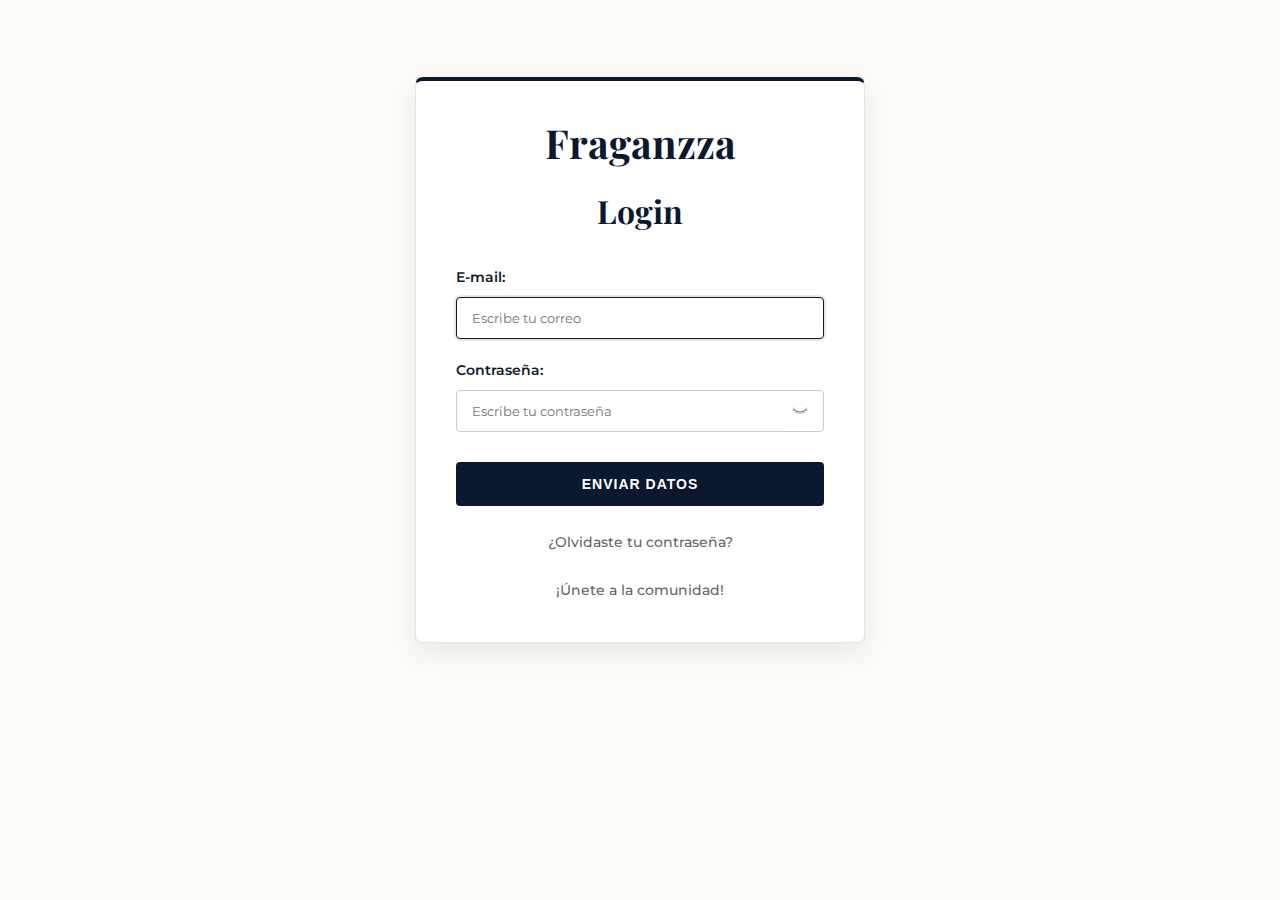
<file: login.html>
<!DOCTYPE html>
<html lang="en">

<head>
    <meta charset="UTF-8">
    <meta name="viewport" content="width=device-width, initial-scale=1.0">
    <title>Fraganzza - Login</title>
    <link rel="icon" type="image/png" href="img/icon.png">
    <link rel="preconnect" href="https://fonts.googleapis.com">
    <link rel="preconnect" href="https://fonts.gstatic.com" crossorigin>
    <link href="https://fonts.googleapis.com/css2?family=Montserrat:ital,wght@0,100..900;1,100..900&display=swap"
        rel="stylesheet">
    <link rel="stylesheet" href="css/estilos.css">
</head>

<body>

    <div class="auth-page">
        <div class="auth-box">

            <a href="index.php" class="auth-logo">Fraganzza</a>

            <fieldset>
                <h1>Login</h1>
                <form method="POST" action="php/login.php">

                    <div class="linea">
                        <label for="email">E-mail:</label>
                        <input id="email" type="email" name="email" placeholder="Escribe tu correo" autofocus>
                    </div>

                    <div class="linea">
                        <label for="password">Contraseña:</label>
                        <div class="input-wrapper">
                            <input id="password" type="password" name="password" placeholder="Escribe tu contraseña">
                            <div class="ojo">
                                <img src="img/ojoCerrado.png" alt="ojo cerrado">
                            </div>
                        </div>
                    </div>
                    <div class="boton">
                        <input type="submit" value="Enviar datos">
                    </div>
                    <div class="adverLogin">
                        <a href="recuperar.html">¿Olvidaste tu contraseña?</a>
                    </div>
                </form>
            </fieldset>
            <div class="unete">
                <a href="registro.html">¡Únete a la comunidad!</a>
            </div>
            <script src="js/input.js"></script>

        </div>
    </div>

</body>

</html>
</file>
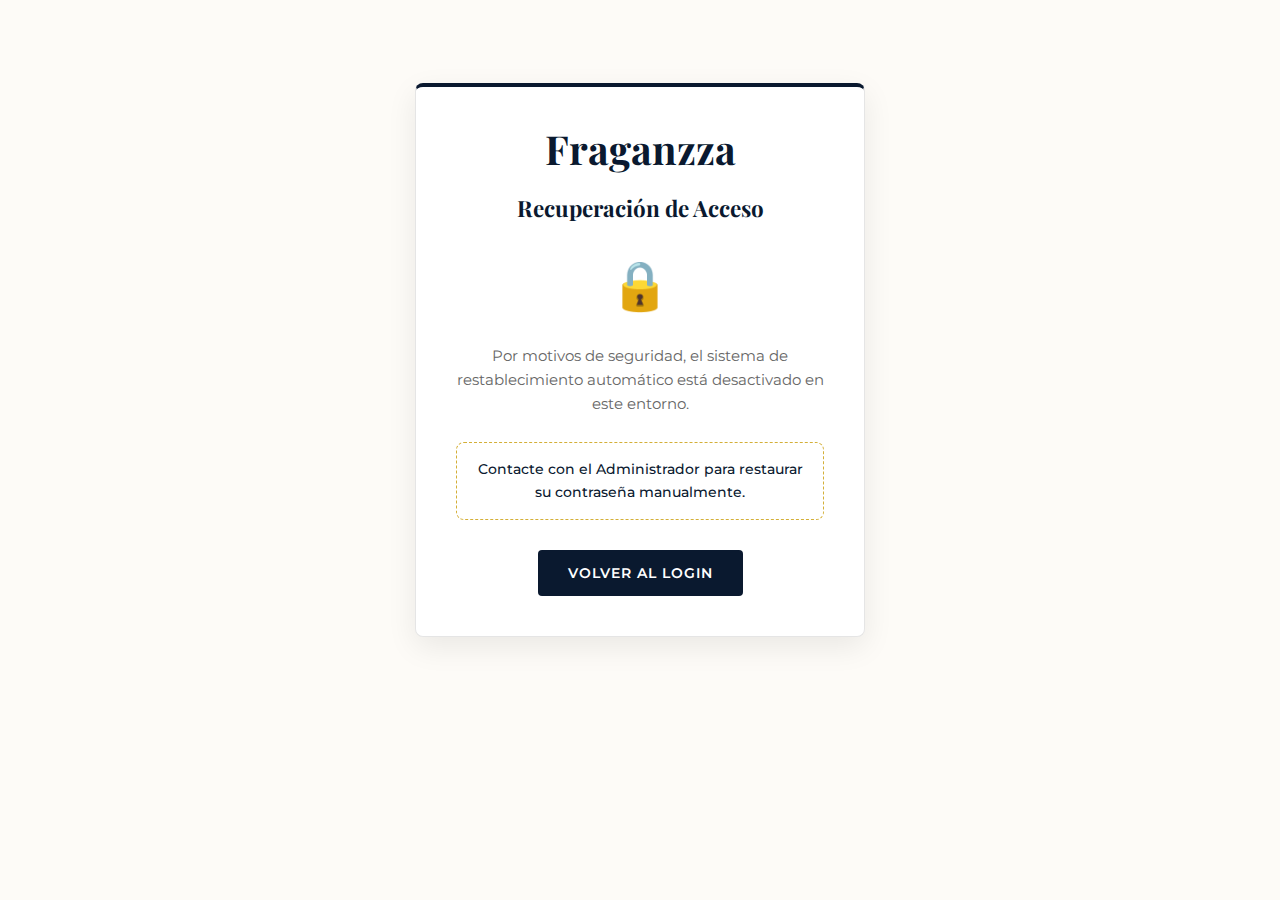
<file: recuperar.html>
<!DOCTYPE html>
<html lang="es">

<head>
    <meta charset="UTF-8">
    <meta name="viewport" content="width=device-width, initial-scale=1.0">
    <title>Fraganzza - Recuperar Acceso</title>
    <link rel="icon" type="image/png" href="img/icon.png">
    <link rel="stylesheet" href="css/estilos.css">
    <link rel="preconnect" href="https://fonts.googleapis.com">
    <link
        href="https://fonts.googleapis.com/css2?family=Playfair+Display:wght@400;700&family=Montserrat:wght@300;400;500;600&display=swap"
        rel="stylesheet">
</head>

<body>
    <div class="auth-page">
        <div class="auth-box" style="text-align: center;">
            <a href="index.php" class="auth-logo">Fraganzza</a>

            <h1 style="font-size: 1.4rem; margin-bottom: 20px;">Recuperación de Acceso</h1>

            <div style="font-size: 3rem; margin-bottom: 20px;">🔒</div>

            <p style="color: var(--text-light); margin-bottom: 25px; line-height: 1.6; font-size: 0.95rem;">
                Por motivos de seguridad, el sistema de restablecimiento automático está
                desactivado en este entorno.
            </p>
            <p
                style="color: var(--navy); font-weight: 500; margin-bottom: 30px; font-size: 0.9rem; border: 1px dashed var(--gold); padding: 15px; border-radius: 8px;">
                Contacte con el Administrador para restaurar su contraseña manualmente.
            </p>

            <a href="login.html" class="btn" style="width: auto; padding: 12px 30px;">Volver al Login</a>
        </div>
    </div>
    <style>
        .auth-box {
            animation: fadeInUp 0.8s cubic-bezier(0.2, 0.8, 0.2, 1);
        }
    </style>
</body>

</html>
</file>
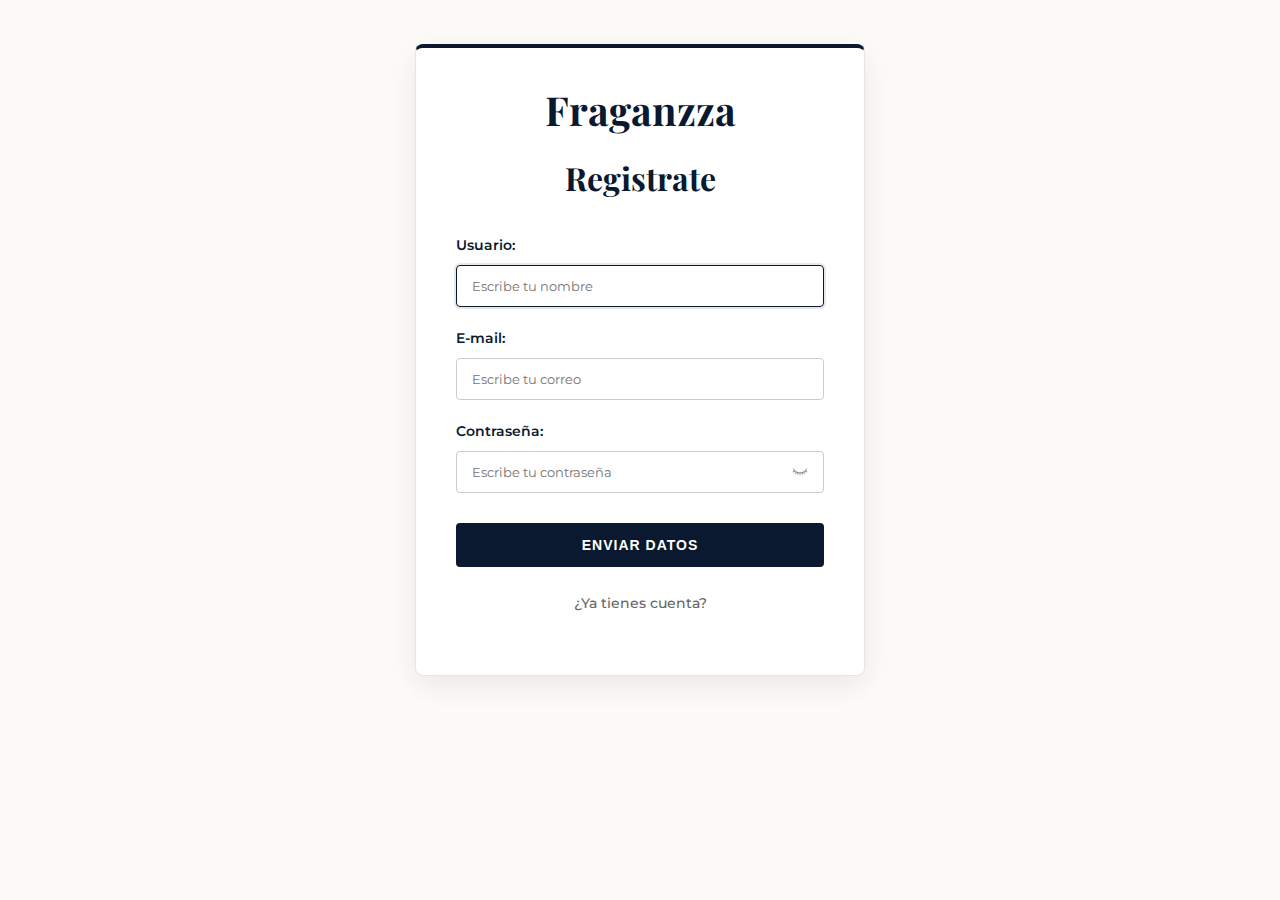
<file: registro.html>
<!DOCTYPE html>
<html lang="en">

<head>
    <meta charset="UTF-8">
    <meta name="viewport" content="width=device-width, initial-scale=1.0">
    <title>Fraganzza - Registro</title>
    <link rel="icon" type="image/png" href="img/icon.png">
    <link rel="preconnect" href="https://fonts.googleapis.com">
    <link rel="preconnect" href="https://fonts.gstatic.com" crossorigin>
    <link href="https://fonts.googleapis.com/css2?family=Montserrat:ital,wght@0,100..900;1,100..900&display=swap"
        rel="stylesheet">
    <link rel="stylesheet" href="css/estilos.css">
</head>

<body>

    <div class="auth-page">
        <div class="auth-box">

            <a href="index.php" class="auth-logo">Fraganzza</a>

            <fieldset>
                <h1>Registrate</h1>
                <form method="POST" action="php/enviar.php">

                    <div class="linea">
                        <label for="usuario">Usuario:</label>
                        <input id="usuario" type="text" name="usuario" placeholder="Escribe tu nombre" autofocus>
                    </div>
                    <div class="linea">
                        <label for="email">E-mail:</label>
                        <input id="email" type="email" name="email" placeholder="Escribe tu correo">
                    </div>
                    <div class="linea">
                        <label for="password">Contraseña:</label>
                        <div class="input-wrapper">
                            <input id="password" type="password" name="password" placeholder="Escribe tu contraseña">
                            <div class="ojo">
                                <img src="img/ojoCerrado.png" alt="ojo cerrado">
                            </div>
                        </div>
                    </div>
                    <div class="boton">
                        <input type="submit" value="Enviar datos">
                    </div>
                    <div class="adver">
                        <a href="login.html">¿Ya tienes cuenta?</a>
                    </div>
                    <div class="errores">

                    </div>
                </form>
            </fieldset>

        </div>
    </div>
    <script src="js/input.js"></script>
</body>

</html>
</file>
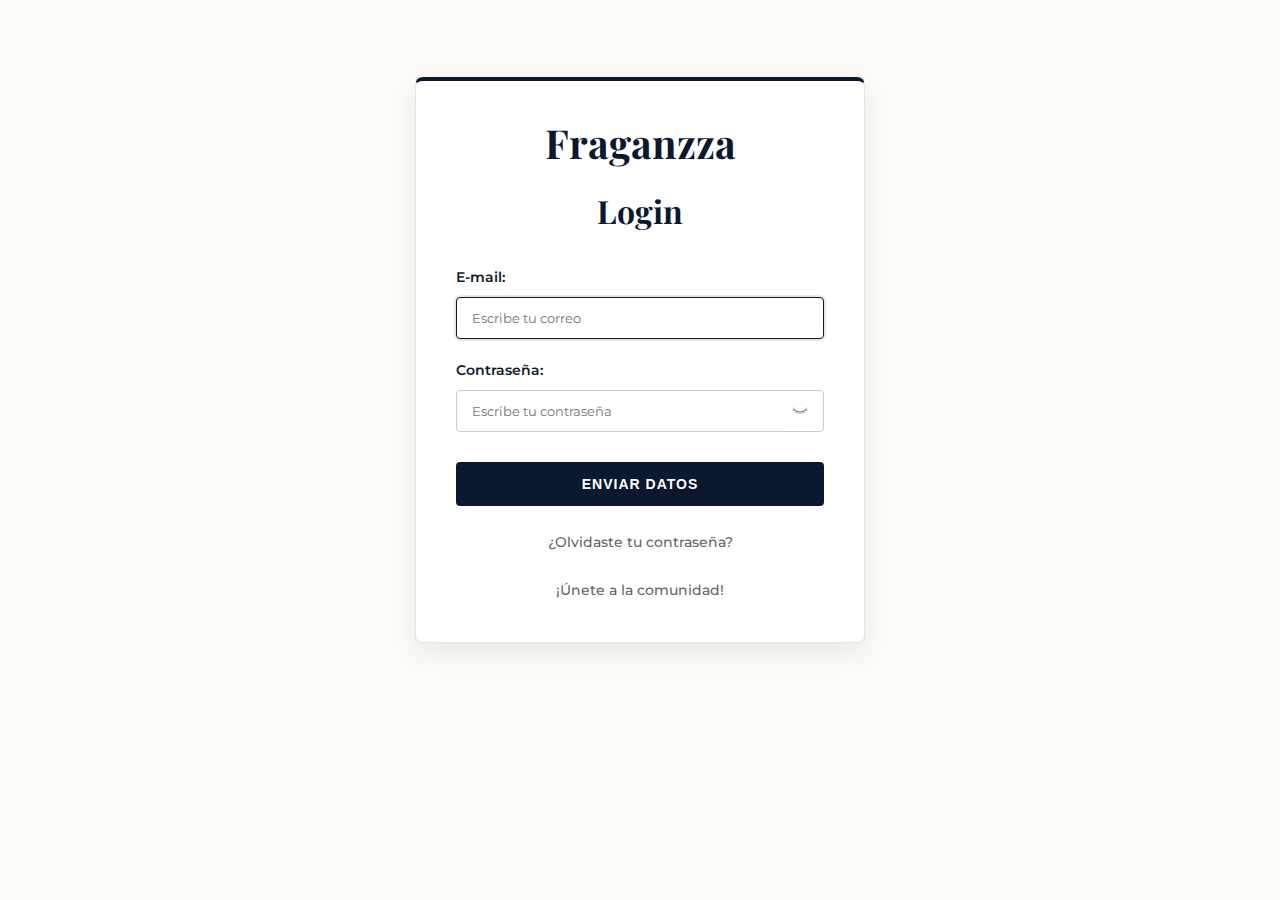
<file: fraganzza_pro/login.html>
<!DOCTYPE html>
<html lang="en">

<head>
    <meta charset="UTF-8">
    <meta name="viewport" content="width=device-width, initial-scale=1.0">
    <title>Fraganzza - Login</title>
    <link rel="icon" type="image/png" href="img/icon.png">
    <link rel="preconnect" href="https://fonts.googleapis.com">
    <link rel="preconnect" href="https://fonts.gstatic.com" crossorigin>
    <link href="https://fonts.googleapis.com/css2?family=Montserrat:ital,wght@0,100..900;1,100..900&display=swap"
        rel="stylesheet">
    <link rel="stylesheet" href="css/estilos.css">
</head>

<body>

    <div class="auth-page">
        <div class="auth-box">

            <a href="index.php" class="auth-logo">Fraganzza</a>

            <fieldset>
                <h1>Login</h1>
                <form method="POST" action="php/login.php">

                    <div class="linea">
                        <label for="email">E-mail:</label>
                        <input id="email" type="email" name="email" placeholder="Escribe tu correo" autofocus>
                    </div>

                    <div class="linea">
                        <label for="password">Contraseña:</label>
                        <div class="input-wrapper">
                            <input id="password" type="password" name="password" placeholder="Escribe tu contraseña">
                            <div class="ojo">
                                <img src="img/ojoCerrado.png" alt="ojo cerrado">
                            </div>
                        </div>
                    </div>
                    <div class="boton">
                        <input type="submit" value="Enviar datos">
                    </div>
                    <div class="adverLogin">
                        <a href="recuperar.html">¿Olvidaste tu contraseña?</a>
                    </div>
                </form>
            </fieldset>
            <div class="unete">
                <a href="registro.html">¡Únete a la comunidad!</a>
            </div>
            <script src="js/input.js"></script>

        </div>
    </div>

</body>

</html>
</file>
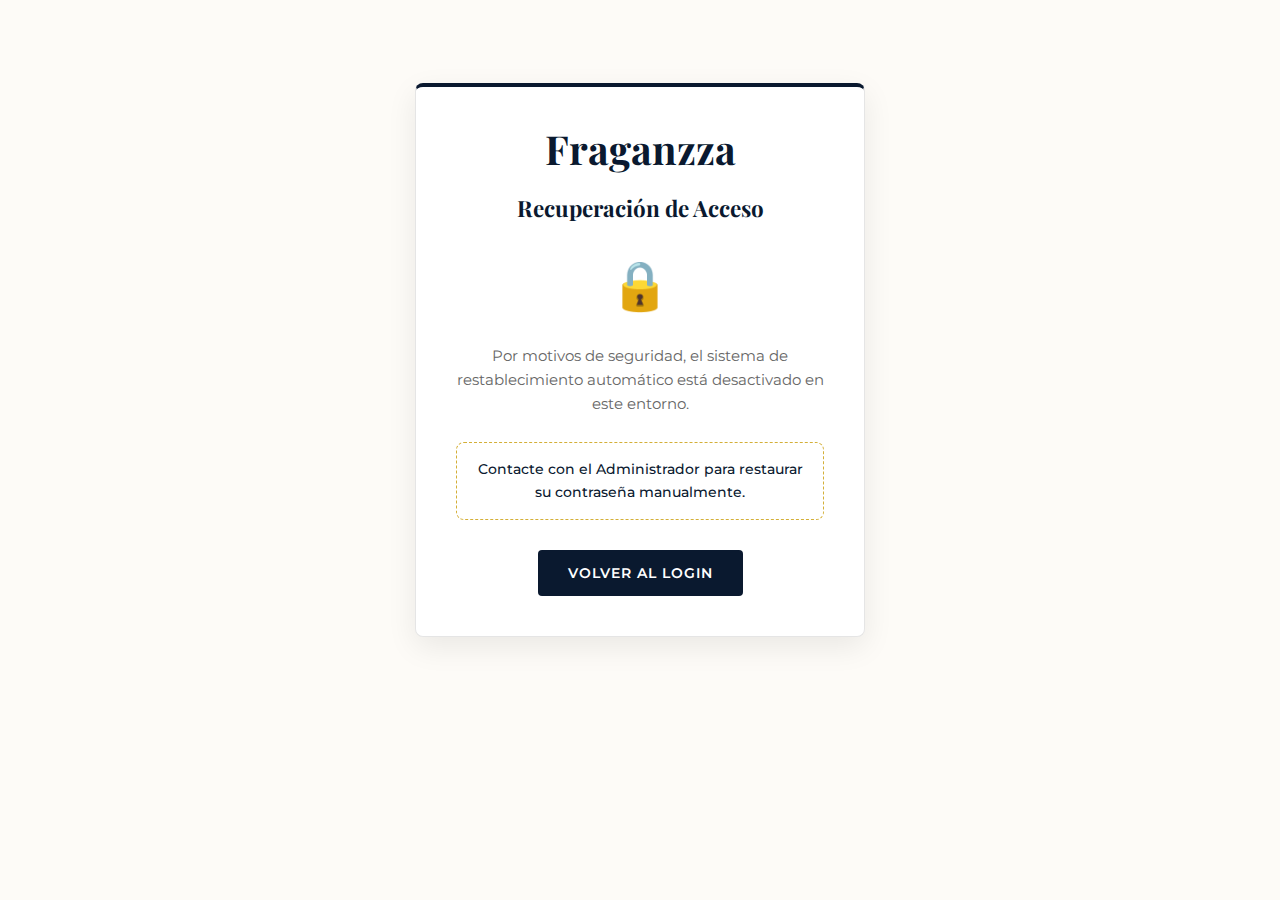
<file: fraganzza_pro/recuperar.html>
<!DOCTYPE html>
<html lang="es">

<head>
    <meta charset="UTF-8">
    <meta name="viewport" content="width=device-width, initial-scale=1.0">
    <title>Fraganzza - Recuperar Acceso</title>
    <link rel="icon" type="image/png" href="img/icon.png">
    <link rel="stylesheet" href="css/estilos.css">
    <link rel="preconnect" href="https://fonts.googleapis.com">
    <link
        href="https://fonts.googleapis.com/css2?family=Playfair+Display:wght@400;700&family=Montserrat:wght@300;400;500;600&display=swap"
        rel="stylesheet">
</head>

<body>
    <div class="auth-page">
        <div class="auth-box" style="text-align: center;">
            <a href="index.php" class="auth-logo">Fraganzza</a>

            <h1 style="font-size: 1.4rem; margin-bottom: 20px;">Recuperación de Acceso</h1>

            <div style="font-size: 3rem; margin-bottom: 20px;">🔒</div>

            <p style="color: var(--text-light); margin-bottom: 25px; line-height: 1.6; font-size: 0.95rem;">
                Por motivos de seguridad, el sistema de restablecimiento automático está
                desactivado en este entorno.
            </p>
            <p
                style="color: var(--navy); font-weight: 500; margin-bottom: 30px; font-size: 0.9rem; border: 1px dashed var(--gold); padding: 15px; border-radius: 8px;">
                Contacte con el Administrador para restaurar su contraseña manualmente.
            </p>

            <a href="login.html" class="btn" style="width: auto; padding: 12px 30px;">Volver al Login</a>
        </div>
    </div>
    <style>
        .auth-box {
            animation: fadeInUp 0.8s cubic-bezier(0.2, 0.8, 0.2, 1);
        }
    </style>
</body>

</html>
</file>
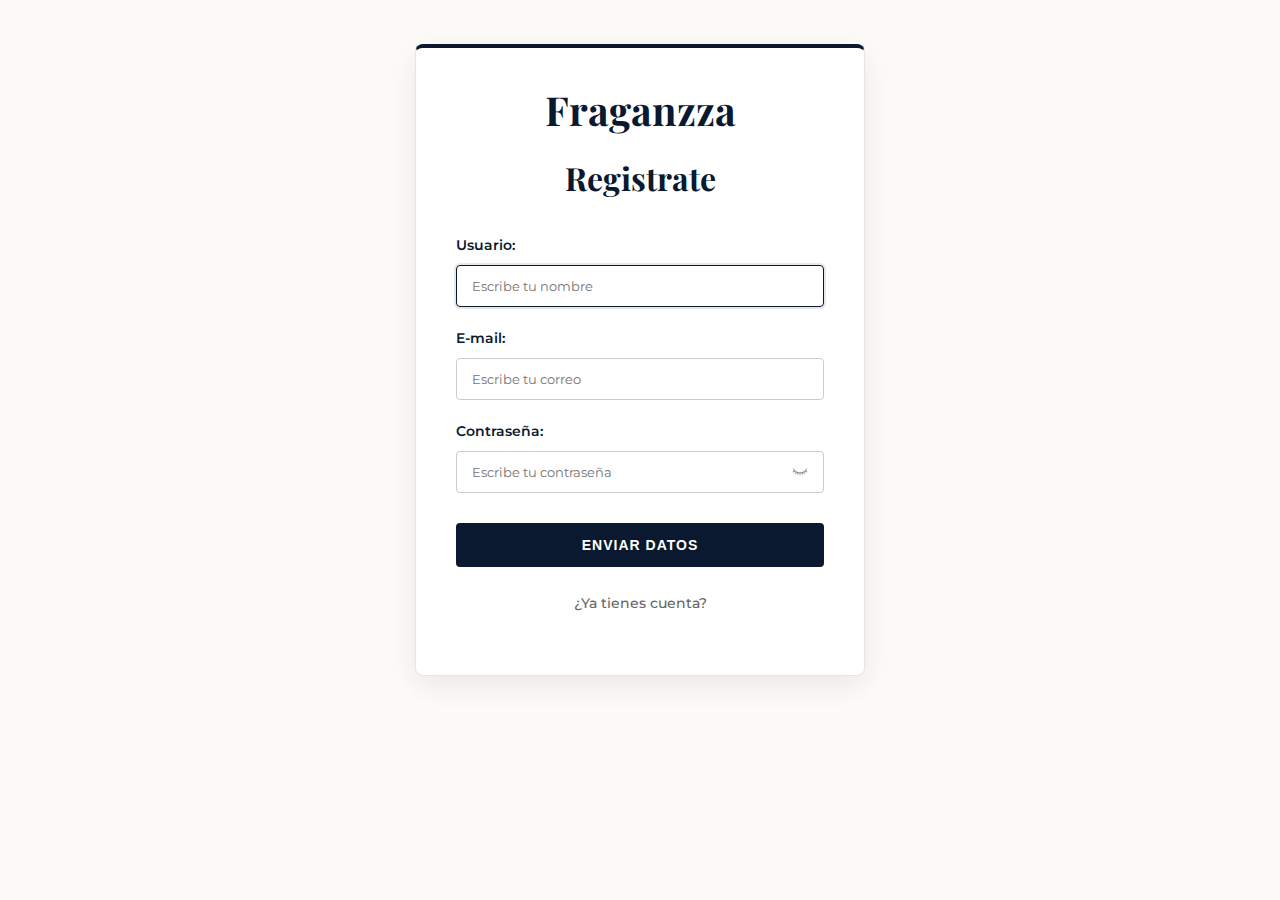
<file: fraganzza_pro/registro.html>
<!DOCTYPE html>
<html lang="en">

<head>
    <meta charset="UTF-8">
    <meta name="viewport" content="width=device-width, initial-scale=1.0">
    <title>Fraganzza - Registro</title>
    <link rel="icon" type="image/png" href="img/icon.png">
    <link rel="preconnect" href="https://fonts.googleapis.com">
    <link rel="preconnect" href="https://fonts.gstatic.com" crossorigin>
    <link href="https://fonts.googleapis.com/css2?family=Montserrat:ital,wght@0,100..900;1,100..900&display=swap"
        rel="stylesheet">
    <link rel="stylesheet" href="css/estilos.css">
</head>

<body>

    <div class="auth-page">
        <div class="auth-box">

            <a href="index.php" class="auth-logo">Fraganzza</a>

            <fieldset>
                <h1>Registrate</h1>
                <form method="POST" action="php/enviar.php">

                    <div class="linea">
                        <label for="usuario">Usuario:</label>
                        <input id="usuario" type="text" name="usuario" placeholder="Escribe tu nombre" autofocus>
                    </div>
                    <div class="linea">
                        <label for="email">E-mail:</label>
                        <input id="email" type="email" name="email" placeholder="Escribe tu correo">
                    </div>
                    <div class="linea">
                        <label for="password">Contraseña:</label>
                        <div class="input-wrapper">
                            <input id="password" type="password" name="password" placeholder="Escribe tu contraseña">
                            <div class="ojo">
                                <img src="img/ojoCerrado.png" alt="ojo cerrado">
                            </div>
                        </div>
                    </div>
                    <div class="boton">
                        <input type="submit" value="Enviar datos">
                    </div>
                    <div class="adver">
                        <a href="login.html">¿Ya tienes cuenta?</a>
                    </div>
                    <div class="errores">

                    </div>
                </form>
            </fieldset>

        </div>
    </div>
    <script src="js/input.js"></script>
</body>

</html>
</file>
<file: css/estilos.css>
@import url('https://fonts.googleapis.com/css2?family=Playfair+Display:wght@400;700&family=Montserrat:wght@300;400;500;600&display=swap');

:root {
    --navy: #0a192f;
    --gold: #d4af37;
    --cream: #fdfbf7;
    --text-main: #333333;
    --text-light: #666666;
    --border: #e5e5e5;
    --error: #d32f2f;
}

* {
    box-sizing: border-box;
}

body {
    font-family: 'Montserrat', sans-serif;
    background-color: var(--cream);
    color: var(--text-main);
    margin: 0;
    padding: 0;
    line-height: 1.6;
}

h1,
h2,
h3 {
    font-family: 'Playfair Display', serif;
    color: var(--navy);
    font-weight: 700;
}

a {
    text-decoration: none;
    color: inherit;
    transition: all 0.3s ease;
}

img {
    width: 100%;
    vertical-align: top;
    border-radius: 8px;
}

.navbar {
    width: 100%;
    padding: 15px 40px;
    display: flex;
    justify-content: flex-end;
    align-items: center;
    background: #fff;
    border-bottom: 1px solid var(--gold);
    position: sticky;
    top: 0;
    z-index: 100;
    box-shadow: 0 4px 12px rgba(0, 0, 0, 0.05);
}

.nav-left {
    position: absolute;
    left: 50%;
    top: 50%;
    transform: translate(-50%, -50%);
}

.logo {
    font-family: 'Playfair Display', serif;
    font-size: 28px;
    font-weight: 700;
    color: var(--navy);
    letter-spacing: 1px;
    text-align: center;
}

.nav-right {
    display: flex;
    gap: 20px;
    align-items: center;
}

.nav-link {
    font-size: 14px;
    text-transform: uppercase;
    letter-spacing: 1px;
    color: var(--text-main);
    font-weight: 500;
}

.nav-link:hover {
    color: var(--gold);
}

.nav-link.highlight {
    background: var(--navy);
    color: var(--gold);
    padding: 8px 16px;
    border-radius: 4px;
}


.auth-page {
    min-height: 80vh;
    display: flex;
    align-items: center;
    justify-content: center;
    padding: 40px 20px;
}


.auth-box {
    background: #fff;
    border: 1px solid var(--border);
    border-top: 4px solid var(--navy);
    border-radius: 8px;
    width: 100%;
    max-width: 450px;
    margin: auto;
    padding: 40px;
    box-shadow: 0 10px 30px rgba(0, 0, 0, 0.08);
}

.auth-logo {
    display: block;
    text-align: center;
    font-family: 'Playfair Display', serif;
    font-size: 2.5rem;
    font-weight: 700;
    color: var(--navy);
    margin-bottom: 10px;
    margin-top: -10px;
    text-decoration: none;
    transition: color 0.3s;
}

.auth-logo:hover {
    color: var(--gold);
}

fieldset {
    border: none;
    margin: 0;
    padding: 0;
}

h1 {
    margin-top: 0;
    text-align: center;
    font-size: 2rem;
    margin-bottom: 30px;
}

.linea {
    display: block;
    margin-bottom: 20px;
    position: relative;
}

.linea label {
    display: block;
    margin-bottom: 8px;
    font-size: 0.9em;
    font-weight: 600;
    color: var(--navy);
    width: 100%;
}


input[type="text"],
input[type="password"],
input[type="email"],
textarea,
select {
    width: 100%;
    padding: 12px 15px;
    border: 1px solid #ccc;
    border-radius: 4px;
    font-family: 'Montserrat', sans-serif;
    outline: none;
    transition: border 0.3s;
}

input:focus {
    border-color: var(--navy);
    box-shadow: 0 0 0 2px rgba(10, 25, 47, 0.1);
}


#password {
    width: 100%;
    display: block;
    padding-right: 45px;
}

.input-wrapper {
    position: relative;
    width: 100%;
}

.ojo {
    position: absolute;
    right: 10px;
    top: 50%;
    transform: translateY(-50%);
    width: 28px;
    margin: 0;
    cursor: pointer;
    opacity: 0.85;
    z-index: 2;
}

.ojo:hover {
    opacity: 1;
}


.boton {
    text-align: center;
    margin-top: 30px;
}

.boton input,
button.btn,
a.btn {
    background-color: var(--navy);
    color: white;
    padding: 14px 30px;
    border: none;
    border-radius: 4px;
    font-size: 14px;
    text-transform: uppercase;
    letter-spacing: 1px;
    font-weight: 600;
    cursor: pointer;
    transition: background 0.3s, transform 0.2s;
    width: 100%;
    display: inline-block;
    text-align: center;
    text-decoration: none;
}

.boton input:hover,
button.btn:hover,
a.btn:hover {
    background-color: var(--gold);
    color: var(--navy);
}

/* Links secundarios premium */
.adver,
.adverLogin,
.unete {
    text-align: center;
    margin-top: 25px;
    font-size: 0.9rem;
}

.adver a,
.adverLogin a,
.unete a {
    color: var(--text-light);
    position: relative;
    padding-bottom: 3px;
    font-weight: 500;
}

.adver a:hover,
.adverLogin a:hover,
.unete a:hover {
    color: var(--navy);
}

.adver a::after,
.adverLogin a::after,
.unete a::after {
    content: '';
    position: absolute;
    width: 0;
    height: 1px;
    bottom: 0;
    left: 0;
    background-color: var(--gold);
    transition: width 0.3s cubic-bezier(0.25, 0.46, 0.45, 0.94);
}

.adver a:hover::after,
.adverLogin a:hover::after,
.unete a:hover::after {
    width: 100%;
}

.muted {
    color: var(--text-light);
    font-size: 0.95rem;
}

.animated-link {
    color: var(--navy);
    font-weight: 600;
    position: relative;
    text-decoration: none;
    transition: color 0.3s;
}

.animated-link:hover {
    color: var(--gold);
}

.animated-link::after {
    content: '';
    position: absolute;
    width: 0;
    height: 1px;
    bottom: 0;
    left: 0;
    background-color: var(--gold);
    transition: width 0.3s ease-in-out;
}

.animated-link:hover::after {
    width: 100%;
}


.errores {
    margin-top: 20px;
}

.error {
    background-color: #ffebee;
    color: var(--error);
    border: 1px solid #ffcdd2;
    border-radius: 4px;
    padding: 10px;
    margin-bottom: 10px;
    font-size: 0.85em;
    text-align: left;
}


.hero {
    background: linear-gradient(135deg, #fff 0%, #f3efe7 100%);
    padding: 80px 20px;
    text-align: center;
    border-bottom: 1px solid var(--border);
}

.hero h1 {
    font-size: 3rem;
    margin-bottom: 20px;
}

.hero p {
    font-size: 1.2rem;
    color: var(--text-light);
    max-width: 700px;
    margin: 0 auto 30px;
}


.carousel {
    display: flex;
    gap: 20px;
    overflow-x: auto;
    padding: 20px 0;
}

.card {
    min-width: 220px;
    background: white;
    border: 1px solid #eee;
    border-radius: 8px;
    padding: 15px;
    transition: transform 0.3s, box-shadow 0.3s;
}

.card:hover {
    transform: translateY(-5px);
    box-shadow: 0 10px 20px rgba(0, 0, 0, 0.1);
    border-color: var(--gold);
}

.card img {
    height: 200px;
    object-fit: contain;
    margin-bottom: 10px;
}

.card .marca {
    color: var(--gold);
    font-weight: 700;
    font-size: 10px;
    letter-spacing: 1px;
}


.product-wrap {
    max-width: 1200px;
    margin: 40px auto;
    padding: 0 20px;
}

.product {
    display: grid;
    grid-template-columns: 1fr 1fr;
    gap: 50px;
    background: white;
    padding: 40px;
    border-radius: 12px;
    box-shadow: 0 5px 25px rgba(0, 0, 0, 0.05);
}

.product img {
    height: auto;
    max-height: 500px;
    object-fit: contain;
    width: 100%;
}

.product-info h1.h1 {
    font-size: 2.5rem;
    color: var(--navy);
    line-height: 1.2;
}

.btn.primary {
    background-color: var(--navy);
    color: white;
    padding: 15px 30px;
}

.reviews,
.notes-block {
    background: #fff;
    border: 1px solid var(--border);
    border-radius: 8px;
    padding: 30px;
    margin-top: 30px;
}

.review-header {
    border-bottom: 1px solid #eee;
    padding-bottom: 10px;
    margin-bottom: 10px;
}

.note-chip,
.note-pill {
    background: var(--cream);
    border: 1px solid var(--gold);
    color: var(--navy);
    font-size: 0.8rem;
    padding: 5px 12px;
    border-radius: 20px;
    display: inline-block;
    margin: 2px;
}

footer {
    background-color: var(--navy);
    color: white;
    text-align: center;
    padding: 40px 20px;
    margin-top: 60px;
    font-size: 0.9rem;
}

@media (max-width: 768px) {
    .product {
        grid-template-columns: 1fr;
        gap: 20px;
        padding: 20px;
    }

    .navbar {
        padding: 15px 20px;
    }

    .hero h1 {
        font-size: 2rem;
    }
}

.search-container {
    display: flex;
    justify-content: center;
    align-items: center;
    gap: 10px;
    max-width: 700px;
    margin: 0 auto 40px auto;
}

.search-container input[type="text"] {
    flex-grow: 1;
    width: auto;
    margin: 0;
    border-radius: 50px;
    border: 1px solid #ccc;
    padding: 12px 20px;
}

.search-container button,
.search-container .btn {
    width: auto;
    margin: 0;
    border-radius: 50px;
    padding: 12px 30px;
}

.btn-clear {
    background: transparent;
    border: 1px solid #ccc;
    color: #666;
    border-radius: 50px;
    padding: 12px 20px;
    cursor: pointer;
    text-decoration: none;
    display: inline-block;
    font-size: 13px;
    text-transform: uppercase;
    letter-spacing: 1px;
    font-weight: 600;
}

.btn-clear:hover {
    background: #f0f0f0;
    color: #0a192f;
}


@keyframes fadeInUp {
    from {
        opacity: 0;
        transform: translateY(30px);
    }

    to {
        opacity: 1;
        transform: translateY(0);
    }
}

.hero-inner,
.auth-box,
.product,
.reviews {
    animation: fadeInUp 0.8s cubic-bezier(0.2, 0.8, 0.2, 1);
}

.card {
    animation: fadeInUp 0.6s ease-out backwards;
}

.card:nth-child(1) {
    animation-delay: 0.1s;
}

.card:nth-child(2) {
    animation-delay: 0.15s;
}

.card:nth-child(3) {
    animation-delay: 0.2s;
}

.card:nth-child(4) {
    animation-delay: 0.25s;
}

.card:nth-child(5) {
    animation-delay: 0.3s;
}

.card:nth-child(6) {
    animation-delay: 0.35s;
}

.card:nth-child(7) {
    animation-delay: 0.4s;
}

button:active,
.btn:active,
input[type="submit"]:active,
.card:active {
    transform: scale(0.96);
    transition: transform 0.1s;
}


.star-rating-group {
    display: flex;
    flex-direction: row-reverse;
    justify-content: flex-end;
    gap: 5px;
    margin-bottom: 20px;
}

.star-rating-group input {
    display: none;
}

.star-rating-group label {
    font-size: 2rem;
    color: #cbd5e1;

    cursor: pointer;
    transition: color 0.2s ease;
}


.star-rating-group input:checked~label,
.star-rating-group label:hover,
.star-rating-group label:hover~label {
    color: var(--gold);
}


.premium-form {
    background: #f8fafc;

    padding: 30px;
    border-radius: 12px;
    border: 1px solid #e2e8f0;
    margin-top: 30px;
    box-shadow: 0 4px 6px -1px rgba(0, 0, 0, 0.05);
}

.premium-form label.input-label {
    display: block;
    margin-bottom: 8px;
    color: var(--navy);
    font-size: 0.95rem;
    font-weight: 700;
}

.premium-form textarea {
    width: 100%;
    background: #ffffff;
    border: 1px solid #cbd5e1;
    color: var(--text-main);
    padding: 15px;
    border-radius: 8px;
    font-family: inherit;
    resize: vertical;
    transition: all 0.2s;
    margin-bottom: 20px;
    font-size: 1rem;
}

.premium-form textarea:focus {
    border-color: var(--navy);
    outline: none;
    box-shadow: 0 0 0 3px rgba(10, 25, 47, 0.1);
}

.btn-submit {
    background-color: var(--navy);
    color: white;
    padding: 15px 30px;
    border: none;
    border-radius: 4px;
    font-size: 14px;
    text-transform: uppercase;
    letter-spacing: 1px;
    font-weight: 600;
    cursor: pointer;
    transition: all 0.3s ease;
    width: 100%;
    display: block;
}



body.admin-page {
    --bg-body: #0f172a;
    --bg-card: #1e293b;
    --text-primary: #f8fafc;
    --text-secondary: #94a3b8;
    --accent: #38bdf8;
    --accent-hover: #0ea5e9;
    --danger: #ef4444;
    --success: #10b981;
    --border: #334155;
    --radius: 12px;
    --spacing: 1rem;

    font-family: 'Inter', sans-serif;
    background-color: var(--bg-body);
    color: var(--text-primary);
    line-height: 1.4;
    font-size: 0.9rem;
    margin: 0;
    padding: 0;
    box-sizing: border-box;
}

body.admin-page * {
    box-sizing: border-box;
}


body.admin-page::-webkit-scrollbar {
    width: 8px;
    height: 8px;
}

body.admin-page::-webkit-scrollbar-track {
    background: var(--bg-body);
}

body.admin-page::-webkit-scrollbar-thumb {
    background: var(--border);
    border-radius: 4px;
}

body.admin-page::-webkit-scrollbar-thumb:hover {
    background: var(--text-secondary);
}


.admin-page .container {
    max-width: 1400px;
    margin: 0 auto;
    padding: var(--spacing);
}


.admin-page header {
    display: flex;
    justify-content: space-between;
    align-items: center;
    margin-bottom: 1.5rem;
    padding-bottom: 0.5rem;
    border-bottom: 1px solid var(--border);
}

.admin-page h1 {
    font-weight: 700;
    font-size: 1.5rem;
    background: linear-gradient(90deg, #fff, #94a3b8);
    -webkit-background-clip: text;
    background-clip: text;
    -webkit-text-fill-color: transparent;
    margin: 0;
}

.admin-page .btn-logout {
    color: var(--text-secondary);
    text-decoration: none;
    font-size: 0.85rem;
    transition: color 0.2s;
}

.admin-page .btn-logout:hover {
    color: var(--danger);
}


.admin-page .grid,
.admin-page .grid-half {
    display: grid;
    grid-template-columns: 1fr 1fr;
    gap: 1rem;
}

.admin-page .grid-half {
    margin-top: 1rem;
}

@media (max-width: 1024px) {

    .admin-page .grid,
    .admin-page .grid-half {
        grid-template-columns: 1fr;
    }
}


.admin-page .card {
    background: var(--bg-card);
    border-radius: var(--radius);
    padding: 1.2rem;
    border: 1px solid var(--border);
    box-shadow: 0 4px 6px -1px rgb(0 0 0 / 0.1);
    animation: none;

}

.admin-page h2 {
    margin-bottom: 1rem;
    font-size: 1.1rem;
    color: #fff;
    font-weight: 600;
    font-family: inherit;
}


.admin-page .form-group {
    margin-bottom: 0.8rem;
}

.admin-page label {
    display: block;
    margin-bottom: 0.3rem;
    color: var(--text-secondary);
    font-size: 0.8rem;
    font-weight: 500;
}

.admin-page .form-group input,
.admin-page .form-group textarea,
.admin-page .form-group select,
.admin-page input[type="text"],
.admin-page input[type="number"],
.admin-page input[type="email"],
.admin-page input[type="password"] {
    width: 100%;
    background-color: #0f172a !important;
    /* Force dark background */
    border: 1px solid var(--border);
    color: white !important;
    /* Force white text */
    padding: 0.6rem;
    border-radius: 8px;
    font-family: inherit;
    transition: border-color 0.2s;
    font-size: 0.9rem;
}

.admin-page input:focus,
.admin-page textarea:focus {
    outline: none;
    border-color: var(--accent);
}

.admin-page .btn-primary {
    display: block;
    width: 100%;
    background: var(--accent);
    color: #000;
    font-weight: 600;
    padding: 0.6rem;
    border: none;
    border-radius: 8px;
    cursor: pointer;
    transition: background 0.2s;
    font-size: 0.9rem;
}

.admin-page .btn-primary:hover {
    background: var(--accent-hover);
}


.admin-page .table-responsive {
    overflow-x: auto;
}

.admin-page table {
    width: 100%;
    border-collapse: collapse;
    min-width: 400px;
}

.admin-page th {
    text-align: left;
    padding: 0.6rem;
    color: var(--text-secondary);
    font-size: 0.75rem;
    border-bottom: 1px solid var(--border);
    font-weight: 600;
    text-transform: uppercase;
    letter-spacing: 0.5px;
    font-family: inherit;
}

.admin-page td {
    padding: 0.6rem;
    border-bottom: 1px solid var(--border);
    font-size: 0.85rem;
    vertical-align: middle;
    color: var(--text-secondary);
}

.admin-page tr:last-child td {
    border-bottom: none;
}

.admin-page .product-img {
    width: 40px;
    height: 40px;
    object-fit: contain;
    border-radius: 6px;
    background: #fff;
}


.admin-page .action-btn {
    background: none;
    border: none;
    cursor: pointer;
    color: var(--text-secondary);
    padding: 4px;
    border-radius: 4px;
    margin-right: 4px;
    transition: color 0.2s, background 0.2s;
}

.admin-page .action-btn:hover {
    background: rgba(255, 255, 255, 0.05);
    color: #fff;
}

.admin-page .action-btn.delete:hover {
    color: var(--danger);
    background: rgba(239, 68, 68, 0.1);
}

.admin-page .action-btn.edit:hover {
    color: var(--accent);
    background: rgba(56, 189, 248, 0.1);
}


.admin-page .notification {
    padding: 0.8rem;
    margin-bottom: 1rem;
    border-radius: 8px;
    font-size: 0.85rem;
}

.admin-page .success {
    background: rgba(16, 185, 129, 0.1);
    color: var(--success);
    border: 1px solid rgba(16, 185, 129, 0.2);
}

.admin-page .error {
    background: rgba(239, 68, 68, 0.1);
    color: var(--danger);
    border: 1px solid rgba(239, 68, 68, 0.2);
}


.admin-page .pagination {
    display: flex;
    justify-content: space-between;
    align-items: center;
    margin-top: 1rem;
}

.admin-page .page-link {
    color: var(--text-primary);
    text-decoration: none;
    padding: 0.4rem 0.8rem;
    background: #0f172a;
    border-radius: 6px;
    border: 1px solid var(--border);
    transition: all 0.2s;
    font-size: 0.8rem;
}

.admin-page .page-link:hover {
    background: var(--bg-card);
    border-color: var(--accent);
}

.admin-page .page-link.disabled {
    opacity: 0.5;
    pointer-events: none;
}

.admin-page .page-info {
    color: var(--text-secondary);
    font-size: 0.8rem;
}


.admin-page .role-badge {
    font-size: 0.7rem;
    padding: 2px 8px;
    border-radius: 12px;
    font-weight: 600;
}

.admin-page .role-admin {
    background: rgba(56, 189, 248, 0.15);
    color: var(--accent);
}

.admin-page .role-user {
    background: rgba(148, 163, 184, 0.15);
    color: var(--text-secondary);
}
</file>
<file: fraganzza_pro/css/estilos.css>
@import url('https://fonts.googleapis.com/css2?family=Playfair+Display:wght@400;700&family=Montserrat:wght@300;400;500;600&display=swap');

:root {
    --navy: #0a192f;
    --gold: #d4af37;
    --cream: #fdfbf7;
    --text-main: #333333;
    --text-light: #666666;
    --border: #e5e5e5;
    --error: #d32f2f;
}

* {
    box-sizing: border-box;
}

body {
    font-family: 'Montserrat', sans-serif;
    background-color: var(--cream);
    color: var(--text-main);
    margin: 0;
    padding: 0;
    line-height: 1.6;
}

h1,
h2,
h3 {
    font-family: 'Playfair Display', serif;
    color: var(--navy);
    font-weight: 700;
}

a {
    text-decoration: none;
    color: inherit;
    transition: all 0.3s ease;
}

img {
    width: 100%;
    vertical-align: top;
    border-radius: 8px;
}

.navbar {
    width: 100%;
    padding: 15px 40px;
    display: flex;
    justify-content: flex-end;
    align-items: center;
    background: #fff;
    border-bottom: 1px solid var(--gold);
    position: sticky;
    top: 0;
    z-index: 100;
    box-shadow: 0 4px 12px rgba(0, 0, 0, 0.05);
}

.nav-left {
    position: absolute;
    left: 50%;
    top: 50%;
    transform: translate(-50%, -50%);
}

.logo {
    font-family: 'Playfair Display', serif;
    font-size: 28px;
    font-weight: 700;
    color: var(--navy);
    letter-spacing: 1px;
    text-align: center;
}

.nav-right {
    display: flex;
    gap: 20px;
    align-items: center;
}

.nav-link {
    font-size: 14px;
    text-transform: uppercase;
    letter-spacing: 1px;
    color: var(--text-main);
    font-weight: 500;
}

.nav-link:hover {
    color: var(--gold);
}

.nav-link.highlight {
    background: var(--navy);
    color: var(--gold);
    padding: 8px 16px;
    border-radius: 4px;
}


.auth-page {
    min-height: 80vh;
    display: flex;
    align-items: center;
    justify-content: center;
    padding: 40px 20px;
}


.auth-box {
    background: #fff;
    border: 1px solid var(--border);
    border-top: 4px solid var(--navy);
    border-radius: 8px;
    width: 100%;
    max-width: 450px;
    margin: auto;
    padding: 40px;
    box-shadow: 0 10px 30px rgba(0, 0, 0, 0.08);
}

.auth-logo {
    display: block;
    text-align: center;
    font-family: 'Playfair Display', serif;
    font-size: 2.5rem;
    font-weight: 700;
    color: var(--navy);
    margin-bottom: 10px;
    margin-top: -10px;
    text-decoration: none;
    transition: color 0.3s;
}

.auth-logo:hover {
    color: var(--gold);
}

fieldset {
    border: none;
    margin: 0;
    padding: 0;
}

h1 {
    margin-top: 0;
    text-align: center;
    font-size: 2rem;
    margin-bottom: 30px;
}

.linea {
    display: block;
    margin-bottom: 20px;
    position: relative;
}

.linea label {
    display: block;
    margin-bottom: 8px;
    font-size: 0.9em;
    font-weight: 600;
    color: var(--navy);
    width: 100%;
}


input[type="text"],
input[type="password"],
input[type="email"],
textarea,
select {
    width: 100%;
    padding: 12px 15px;
    border: 1px solid #ccc;
    border-radius: 4px;
    font-family: 'Montserrat', sans-serif;
    outline: none;
    transition: border 0.3s;
}

input:focus {
    border-color: var(--navy);
    box-shadow: 0 0 0 2px rgba(10, 25, 47, 0.1);
}


#password {
    width: 100%;
    display: block;
    padding-right: 45px;
}

.input-wrapper {
    position: relative;
    width: 100%;
}

.ojo {
    position: absolute;
    right: 10px;
    top: 50%;
    transform: translateY(-50%);
    width: 28px;
    margin: 0;
    cursor: pointer;
    opacity: 0.85;
    z-index: 2;
}

.ojo:hover {
    opacity: 1;
}


.boton {
    text-align: center;
    margin-top: 30px;
}

.boton input,
button.btn,
a.btn {
    background-color: var(--navy);
    color: white;
    padding: 14px 30px;
    border: none;
    border-radius: 4px;
    font-size: 14px;
    text-transform: uppercase;
    letter-spacing: 1px;
    font-weight: 600;
    cursor: pointer;
    transition: background 0.3s, transform 0.2s;
    width: 100%;
    display: inline-block;
    text-align: center;
    text-decoration: none;
}

.boton input:hover,
button.btn:hover,
a.btn:hover {
    background-color: var(--gold);
    color: var(--navy);
}

/* Links secundarios premium */
.adver,
.adverLogin,
.unete {
    text-align: center;
    margin-top: 25px;
    font-size: 0.9rem;
}

.adver a,
.adverLogin a,
.unete a {
    color: var(--text-light);
    position: relative;
    padding-bottom: 3px;
    font-weight: 500;
}

.adver a:hover,
.adverLogin a:hover,
.unete a:hover {
    color: var(--navy);
}

.adver a::after,
.adverLogin a::after,
.unete a::after {
    content: '';
    position: absolute;
    width: 0;
    height: 1px;
    bottom: 0;
    left: 0;
    background-color: var(--gold);
    transition: width 0.3s cubic-bezier(0.25, 0.46, 0.45, 0.94);
}

.adver a:hover::after,
.adverLogin a:hover::after,
.unete a:hover::after {
    width: 100%;
}

.muted {
    color: var(--text-light);
    font-size: 0.95rem;
}

.animated-link {
    color: var(--navy);
    font-weight: 600;
    position: relative;
    text-decoration: none;
    transition: color 0.3s;
}

.animated-link:hover {
    color: var(--gold);
}

.animated-link::after {
    content: '';
    position: absolute;
    width: 0;
    height: 1px;
    bottom: 0;
    left: 0;
    background-color: var(--gold);
    transition: width 0.3s ease-in-out;
}

.animated-link:hover::after {
    width: 100%;
}


.errores {
    margin-top: 20px;
}

.error {
    background-color: #ffebee;
    color: var(--error);
    border: 1px solid #ffcdd2;
    border-radius: 4px;
    padding: 10px;
    margin-bottom: 10px;
    font-size: 0.85em;
    text-align: left;
}


.hero {
    background: linear-gradient(135deg, #fff 0%, #f3efe7 100%);
    padding: 80px 20px;
    text-align: center;
    border-bottom: 1px solid var(--border);
}

.hero h1 {
    font-size: 3rem;
    margin-bottom: 20px;
}

.hero p {
    font-size: 1.2rem;
    color: var(--text-light);
    max-width: 700px;
    margin: 0 auto 30px;
}


.carousel {
    display: flex;
    gap: 20px;
    overflow-x: auto;
    padding: 20px 0;
}

.card {
    min-width: 220px;
    background: white;
    border: 1px solid #eee;
    border-radius: 8px;
    padding: 15px;
    transition: transform 0.3s, box-shadow 0.3s;
}

.card:hover {
    transform: translateY(-5px);
    box-shadow: 0 10px 20px rgba(0, 0, 0, 0.1);
    border-color: var(--gold);
}

.card img {
    height: 200px;
    object-fit: contain;
    margin-bottom: 10px;
}

.card .marca {
    color: var(--gold);
    font-weight: 700;
    font-size: 10px;
    letter-spacing: 1px;
}


.product-wrap {
    max-width: 1200px;
    margin: 40px auto;
    padding: 0 20px;
}

.product {
    display: grid;
    grid-template-columns: 1fr 1fr;
    gap: 50px;
    background: white;
    padding: 40px;
    border-radius: 12px;
    box-shadow: 0 5px 25px rgba(0, 0, 0, 0.05);
}

.product img {
    height: auto;
    max-height: 500px;
    object-fit: contain;
    width: 100%;
}

.product-info h1.h1 {
    font-size: 2.5rem;
    color: var(--navy);
    line-height: 1.2;
}

.btn.primary {
    background-color: var(--navy);
    color: white;
    padding: 15px 30px;
}

.reviews,
.notes-block {
    background: #fff;
    border: 1px solid var(--border);
    border-radius: 8px;
    padding: 30px;
    margin-top: 30px;
}

.review-header {
    border-bottom: 1px solid #eee;
    padding-bottom: 10px;
    margin-bottom: 10px;
}

.note-chip,
.note-pill {
    background: var(--cream);
    border: 1px solid var(--gold);
    color: var(--navy);
    font-size: 0.8rem;
    padding: 5px 12px;
    border-radius: 20px;
    display: inline-block;
    margin: 2px;
}

footer {
    background-color: var(--navy);
    color: white;
    text-align: center;
    padding: 40px 20px;
    margin-top: 60px;
    font-size: 0.9rem;
}

@media (max-width: 768px) {
    .product {
        grid-template-columns: 1fr;
        gap: 20px;
        padding: 20px;
    }

    .navbar {
        padding: 15px 20px;
    }

    .hero h1 {
        font-size: 2rem;
    }
}

.search-container {
    display: flex;
    justify-content: center;
    align-items: center;
    gap: 10px;
    max-width: 700px;
    margin: 0 auto 40px auto;
}

.search-container input[type="text"] {
    flex-grow: 1;
    width: auto;
    margin: 0;
    border-radius: 50px;
    border: 1px solid #ccc;
    padding: 12px 20px;
}

.search-container button,
.search-container .btn {
    width: auto;
    margin: 0;
    border-radius: 50px;
    padding: 12px 30px;
}

.btn-clear {
    background: transparent;
    border: 1px solid #ccc;
    color: #666;
    border-radius: 50px;
    padding: 12px 20px;
    cursor: pointer;
    text-decoration: none;
    display: inline-block;
    font-size: 13px;
    text-transform: uppercase;
    letter-spacing: 1px;
    font-weight: 600;
}

.btn-clear:hover {
    background: #f0f0f0;
    color: #0a192f;
}


@keyframes fadeInUp {
    from {
        opacity: 0;
        transform: translateY(30px);
    }

    to {
        opacity: 1;
        transform: translateY(0);
    }
}

.hero-inner,
.auth-box,
.product,
.reviews {
    animation: fadeInUp 0.8s cubic-bezier(0.2, 0.8, 0.2, 1);
}

.card {
    animation: fadeInUp 0.6s ease-out backwards;
}

.card:nth-child(1) {
    animation-delay: 0.1s;
}

.card:nth-child(2) {
    animation-delay: 0.15s;
}

.card:nth-child(3) {
    animation-delay: 0.2s;
}

.card:nth-child(4) {
    animation-delay: 0.25s;
}

.card:nth-child(5) {
    animation-delay: 0.3s;
}

.card:nth-child(6) {
    animation-delay: 0.35s;
}

.card:nth-child(7) {
    animation-delay: 0.4s;
}

button:active,
.btn:active,
input[type="submit"]:active,
.card:active {
    transform: scale(0.96);
    transition: transform 0.1s;
}


.star-rating-group {
    display: flex;
    flex-direction: row-reverse;
    justify-content: flex-end;
    gap: 5px;
    margin-bottom: 20px;
}

.star-rating-group input {
    display: none;
}

.star-rating-group label {
    font-size: 2rem;
    color: #cbd5e1;

    cursor: pointer;
    transition: color 0.2s ease;
}


.star-rating-group input:checked~label,
.star-rating-group label:hover,
.star-rating-group label:hover~label {
    color: var(--gold);
}


.premium-form {
    background: #f8fafc;

    padding: 30px;
    border-radius: 12px;
    border: 1px solid #e2e8f0;
    margin-top: 30px;
    box-shadow: 0 4px 6px -1px rgba(0, 0, 0, 0.05);
}

.premium-form label.input-label {
    display: block;
    margin-bottom: 8px;
    color: var(--navy);
    font-size: 0.95rem;
    font-weight: 700;
}

.premium-form textarea {
    width: 100%;
    background: #ffffff;
    border: 1px solid #cbd5e1;
    color: var(--text-main);
    padding: 15px;
    border-radius: 8px;
    font-family: inherit;
    resize: vertical;
    transition: all 0.2s;
    margin-bottom: 20px;
    font-size: 1rem;
}

.premium-form textarea:focus {
    border-color: var(--navy);
    outline: none;
    box-shadow: 0 0 0 3px rgba(10, 25, 47, 0.1);
}

.btn-submit {
    background-color: var(--navy);
    color: white;
    padding: 15px 30px;
    border: none;
    border-radius: 4px;
    font-size: 14px;
    text-transform: uppercase;
    letter-spacing: 1px;
    font-weight: 600;
    cursor: pointer;
    transition: all 0.3s ease;
    width: 100%;
    display: block;
}



body.admin-page {
    --bg-body: #0f172a;
    --bg-card: #1e293b;
    --text-primary: #f8fafc;
    --text-secondary: #94a3b8;
    --accent: #38bdf8;
    --accent-hover: #0ea5e9;
    --danger: #ef4444;
    --success: #10b981;
    --border: #334155;
    --radius: 12px;
    --spacing: 1rem;

    font-family: 'Inter', sans-serif;
    background-color: var(--bg-body);
    color: var(--text-primary);
    line-height: 1.4;
    font-size: 0.9rem;
    margin: 0;
    padding: 0;
    box-sizing: border-box;
}

body.admin-page * {
    box-sizing: border-box;
}


body.admin-page::-webkit-scrollbar {
    width: 8px;
    height: 8px;
}

body.admin-page::-webkit-scrollbar-track {
    background: var(--bg-body);
}

body.admin-page::-webkit-scrollbar-thumb {
    background: var(--border);
    border-radius: 4px;
}

body.admin-page::-webkit-scrollbar-thumb:hover {
    background: var(--text-secondary);
}


.admin-page .container {
    max-width: 1400px;
    margin: 0 auto;
    padding: var(--spacing);
}


.admin-page header {
    display: flex;
    justify-content: space-between;
    align-items: center;
    margin-bottom: 1.5rem;
    padding-bottom: 0.5rem;
    border-bottom: 1px solid var(--border);
}

.admin-page h1 {
    font-weight: 700;
    font-size: 1.5rem;
    background: linear-gradient(90deg, #fff, #94a3b8);
    -webkit-background-clip: text;
    background-clip: text;
    -webkit-text-fill-color: transparent;
    margin: 0;
}

.admin-page .btn-logout {
    color: var(--text-secondary);
    text-decoration: none;
    font-size: 0.85rem;
    transition: color 0.2s;
}

.admin-page .btn-logout:hover {
    color: var(--danger);
}


.admin-page .grid,
.admin-page .grid-half {
    display: grid;
    grid-template-columns: 1fr 1fr;
    gap: 1rem;
}

.admin-page .grid-half {
    margin-top: 1rem;
}

@media (max-width: 1024px) {

    .admin-page .grid,
    .admin-page .grid-half {
        grid-template-columns: 1fr;
    }
}


.admin-page .card {
    background: var(--bg-card);
    border-radius: var(--radius);
    padding: 1.2rem;
    border: 1px solid var(--border);
    box-shadow: 0 4px 6px -1px rgb(0 0 0 / 0.1);
    animation: none;

}

.admin-page h2 {
    margin-bottom: 1rem;
    font-size: 1.1rem;
    color: #fff;
    font-weight: 600;
    font-family: inherit;
}


.admin-page .form-group {
    margin-bottom: 0.8rem;
}

.admin-page label {
    display: block;
    margin-bottom: 0.3rem;
    color: var(--text-secondary);
    font-size: 0.8rem;
    font-weight: 500;
}

.admin-page .form-group input,
.admin-page .form-group textarea,
.admin-page .form-group select,
.admin-page input[type="text"],
.admin-page input[type="number"],
.admin-page input[type="email"],
.admin-page input[type="password"] {
    width: 100%;
    background-color: #0f172a !important;
    /* Force dark background */
    border: 1px solid var(--border);
    color: white !important;
    /* Force white text */
    padding: 0.6rem;
    border-radius: 8px;
    font-family: inherit;
    transition: border-color 0.2s;
    font-size: 0.9rem;
}

.admin-page input:focus,
.admin-page textarea:focus {
    outline: none;
    border-color: var(--accent);
}

.admin-page .btn-primary {
    display: block;
    width: 100%;
    background: var(--accent);
    color: #000;
    font-weight: 600;
    padding: 0.6rem;
    border: none;
    border-radius: 8px;
    cursor: pointer;
    transition: background 0.2s;
    font-size: 0.9rem;
}

.admin-page .btn-primary:hover {
    background: var(--accent-hover);
}


.admin-page .table-responsive {
    overflow-x: auto;
}

.admin-page table {
    width: 100%;
    border-collapse: collapse;
    min-width: 400px;
}

.admin-page th {
    text-align: left;
    padding: 0.6rem;
    color: var(--text-secondary);
    font-size: 0.75rem;
    border-bottom: 1px solid var(--border);
    font-weight: 600;
    text-transform: uppercase;
    letter-spacing: 0.5px;
    font-family: inherit;
}

.admin-page td {
    padding: 0.6rem;
    border-bottom: 1px solid var(--border);
    font-size: 0.85rem;
    vertical-align: middle;
    color: var(--text-secondary);
}

.admin-page tr:last-child td {
    border-bottom: none;
}

.admin-page .product-img {
    width: 40px;
    height: 40px;
    object-fit: contain;
    border-radius: 6px;
    background: #fff;
}


.admin-page .action-btn {
    background: none;
    border: none;
    cursor: pointer;
    color: var(--text-secondary);
    padding: 4px;
    border-radius: 4px;
    margin-right: 4px;
    transition: color 0.2s, background 0.2s;
}

.admin-page .action-btn:hover {
    background: rgba(255, 255, 255, 0.05);
    color: #fff;
}

.admin-page .action-btn.delete:hover {
    color: var(--danger);
    background: rgba(239, 68, 68, 0.1);
}

.admin-page .action-btn.edit:hover {
    color: var(--accent);
    background: rgba(56, 189, 248, 0.1);
}


.admin-page .notification {
    padding: 0.8rem;
    margin-bottom: 1rem;
    border-radius: 8px;
    font-size: 0.85rem;
}

.admin-page .success {
    background: rgba(16, 185, 129, 0.1);
    color: var(--success);
    border: 1px solid rgba(16, 185, 129, 0.2);
}

.admin-page .error {
    background: rgba(239, 68, 68, 0.1);
    color: var(--danger);
    border: 1px solid rgba(239, 68, 68, 0.2);
}


.admin-page .pagination {
    display: flex;
    justify-content: space-between;
    align-items: center;
    margin-top: 1rem;
}

.admin-page .page-link {
    color: var(--text-primary);
    text-decoration: none;
    padding: 0.4rem 0.8rem;
    background: #0f172a;
    border-radius: 6px;
    border: 1px solid var(--border);
    transition: all 0.2s;
    font-size: 0.8rem;
}

.admin-page .page-link:hover {
    background: var(--bg-card);
    border-color: var(--accent);
}

.admin-page .page-link.disabled {
    opacity: 0.5;
    pointer-events: none;
}

.admin-page .page-info {
    color: var(--text-secondary);
    font-size: 0.8rem;
}


.admin-page .role-badge {
    font-size: 0.7rem;
    padding: 2px 8px;
    border-radius: 12px;
    font-weight: 600;
}

.admin-page .role-admin {
    background: rgba(56, 189, 248, 0.15);
    color: var(--accent);
}

.admin-page .role-user {
    background: rgba(148, 163, 184, 0.15);
    color: var(--text-secondary);
}
</file>
